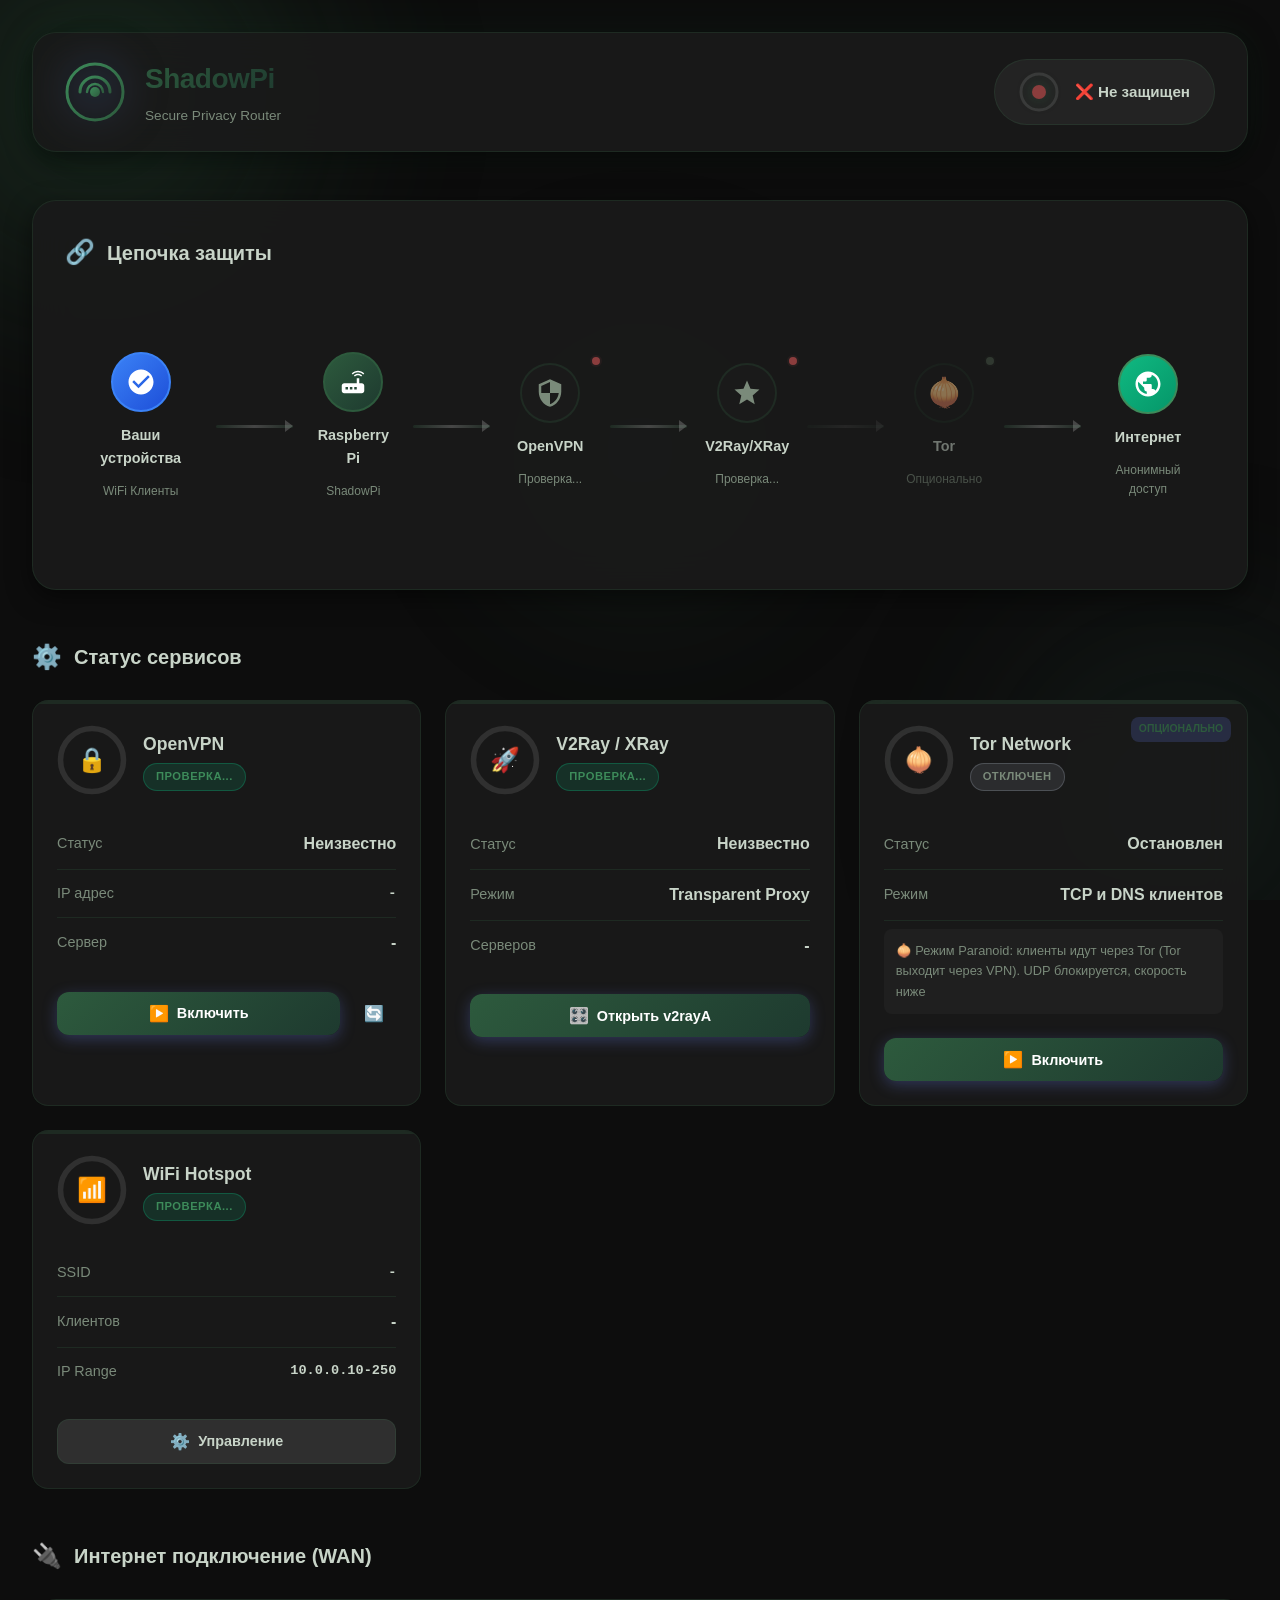
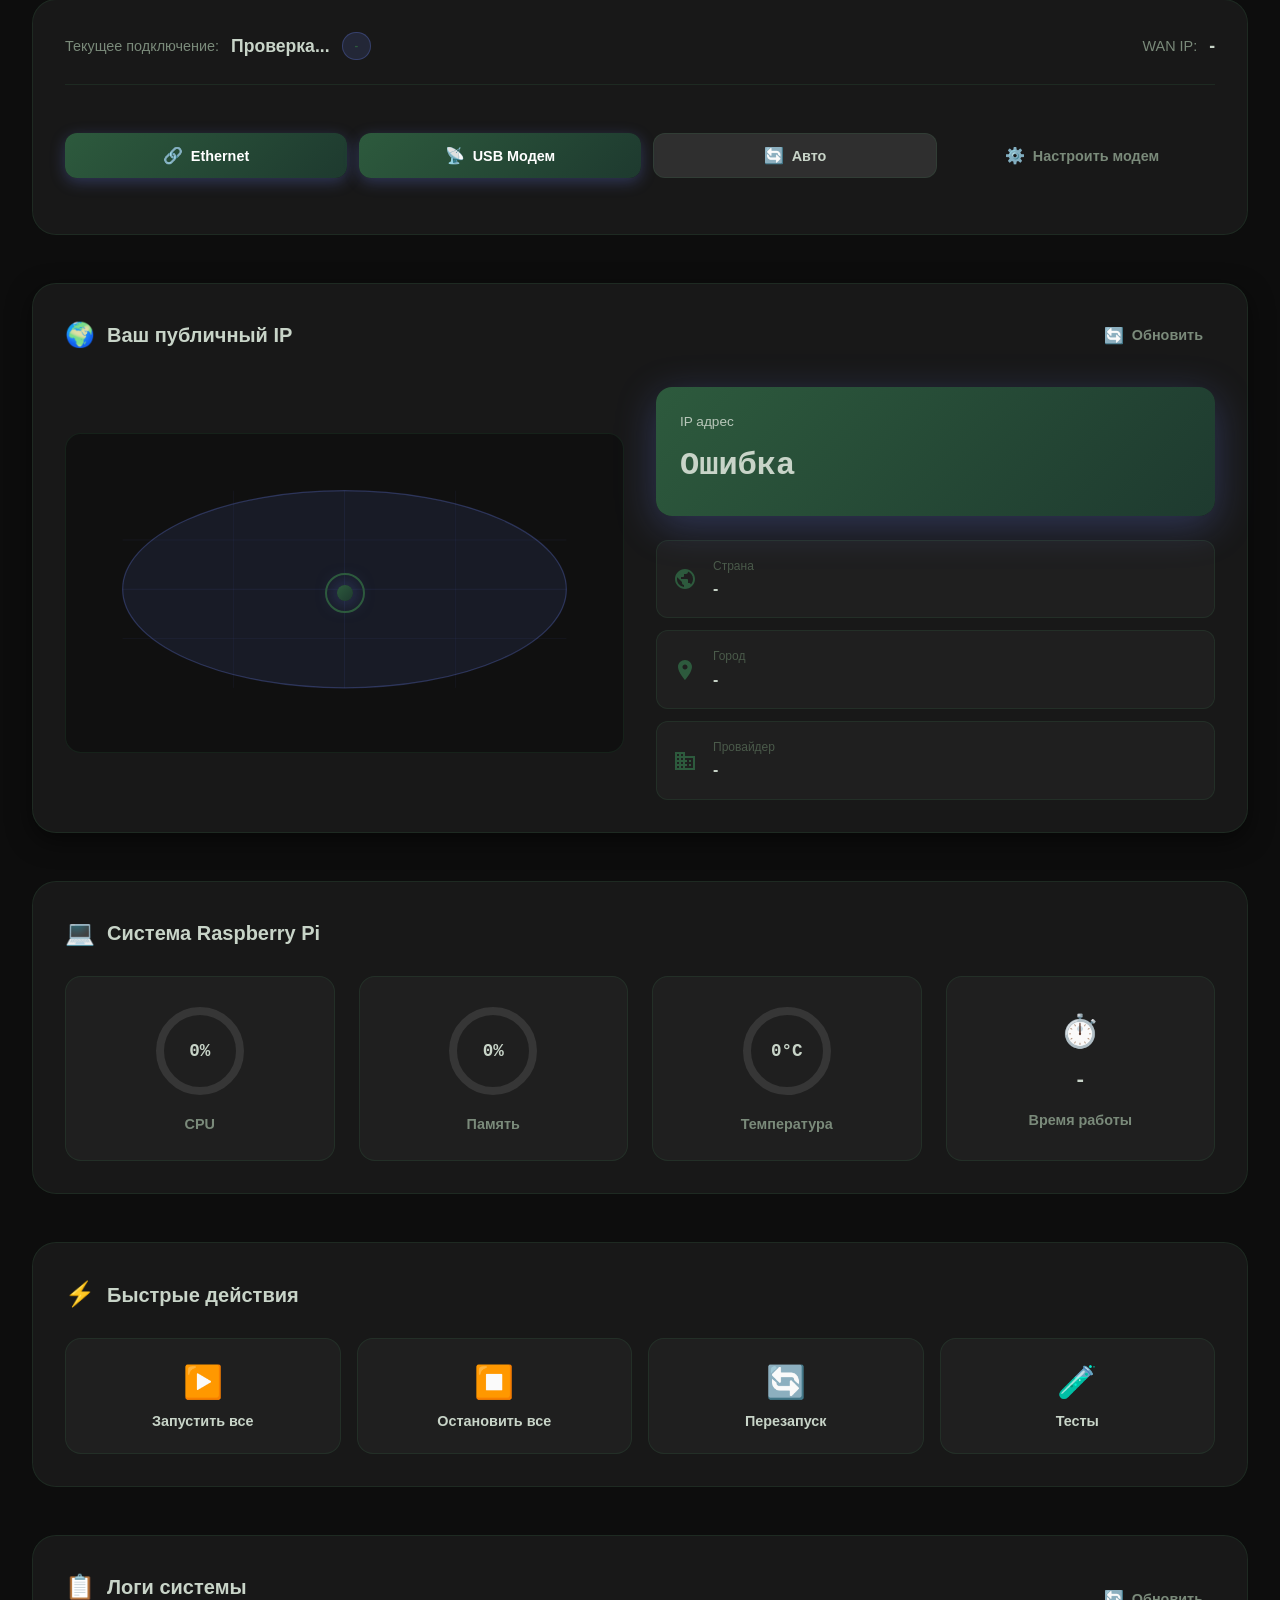
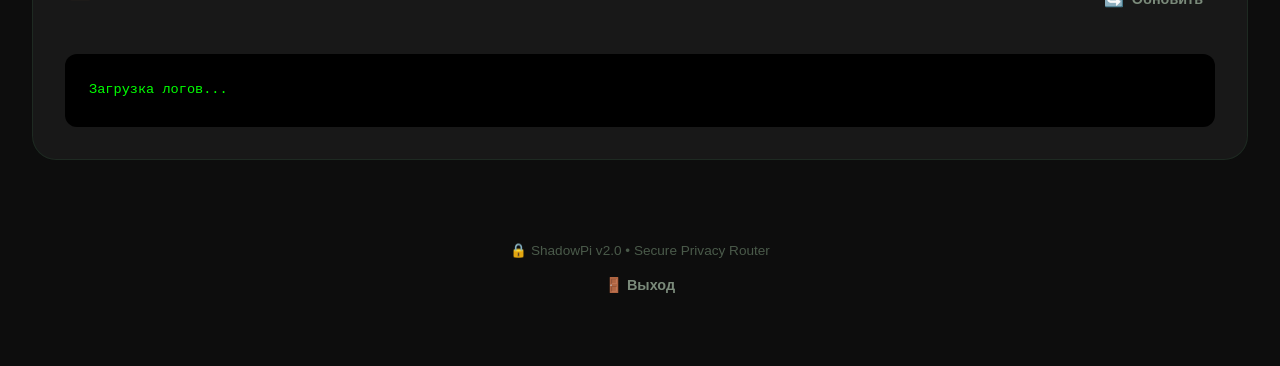
<file: web-ui/index.html>
<!DOCTYPE html>
<html lang="ru">

<head>
    <meta charset="UTF-8">
    <meta name="viewport" content="width=device-width, initial-scale=1.0">
    <title>ShadowPi Control Panel</title>
    <meta name="description" content="ShadowPi - Панель управления защищённым роутером на Raspberry Pi">
    <!-- No external resources - full privacy -->
    <link rel="stylesheet" href="style.css">
</head>

<body>
    <!-- Animated Background -->
    <div class="bg-animation">
        <div class="floating-orb orb-1"></div>
        <div class="floating-orb orb-2"></div>
        <div class="floating-orb orb-3"></div>
    </div>

    <div class="container">
        <header>
            <div class="logo">
                <div class="logo-icon">
                    <svg viewBox="0 0 60 60" fill="none">
                        <circle cx="30" cy="30" r="28" stroke="url(#logoGrad)" stroke-width="3" />
                        <path d="M15 30C15 21.7157 21.7157 15 30 15C38.2843 15 45 21.7157 45 30" stroke="url(#logoGrad)"
                            stroke-width="3" stroke-linecap="round" />
                        <path d="M22 30C22 25.5817 25.5817 22 30 22C34.4183 22 38 25.5817 38 30" stroke="url(#logoGrad)"
                            stroke-width="2.5" stroke-linecap="round" />
                        <circle cx="30" cy="30" r="5" fill="url(#logoGrad)" />
                        <defs>
                            <linearGradient id="logoGrad" x1="0%" y1="0%" x2="100%" y2="100%">
                                <stop offset="0%" style="stop-color:#3d8b5a" />
                                <stop offset="100%" style="stop-color:#2d5a3d" />
                            </linearGradient>
                        </defs>
                    </svg>
                </div>
                <div class="logo-text">
                    <h1>ShadowPi</h1>
                    <span class="logo-subtitle">Secure Privacy Router</span>
                </div>
            </div>
            <div class="header-status">
                <div class="status-badge" id="mainStatus">
                    <div class="status-ring">
                        <svg viewBox="0 0 40 40">
                            <circle cx="20" cy="20" r="18" class="status-ring-bg" />
                            <circle cx="20" cy="20" r="18" class="status-ring-progress" id="statusRing" />
                        </svg>
                        <span class="status-dot"></span>
                    </div>
                    <span id="statusText">Проверка...</span>
                </div>
            </div>
        </header>

        <!-- Proxy Chain Visualization -->
        <section class="proxy-chain-section">
            <h2 class="section-title">
                <span class="section-icon">🔗</span>
                Цепочка защиты
            </h2>
            <div class="proxy-chain">
                <div class="chain-node client-node" id="chainClient">
                    <div class="node-icon">
                        <svg viewBox="0 0 24 24" fill="currentColor">
                            <path
                                d="M12 2C6.48 2 2 6.48 2 12s4.48 10 10 10 10-4.48 10-10S17.52 2 12 2zm-2 15l-5-5 1.41-1.41L10 14.17l7.59-7.59L19 8l-9 9z" />
                        </svg>
                    </div>
                    <span class="node-label">Ваши устройства</span>
                    <span class="node-detail">WiFi Клиенты</span>
                </div>

                <div class="chain-arrow active" id="arrowWifi">
                    <div class="arrow-line"></div>
                    <div class="arrow-packets">
                        <span class="packet"></span>
                        <span class="packet"></span>
                        <span class="packet"></span>
                    </div>
                </div>

                <div class="chain-node router-node" id="chainRouter">
                    <div class="node-icon">
                        <svg viewBox="0 0 24 24" fill="currentColor">
                            <path
                                d="M20.2 5.9l.8-.8C19.6 3.7 17.8 3 16 3s-3.6.7-5 2.1l.8.8C13 4.8 14.5 4.2 16 4.2s3 .6 4.2 1.7zm-.9.8c-.9-.9-2.1-1.4-3.3-1.4s-2.4.5-3.3 1.4l.8.8c.7-.7 1.6-1 2.5-1 .9 0 1.8.3 2.5 1l.8-.8zM19 13h-2V9h-2v4H5c-1.1 0-2 .9-2 2v4c0 1.1.9 2 2 2h14c1.1 0 2-.9 2-2v-4c0-1.1-.9-2-2-2zM8 18H6v-2h2v2zm3.5 0h-2v-2h2v2zm3.5 0h-2v-2h2v2z" />
                        </svg>
                    </div>
                    <span class="node-label">Raspberry Pi</span>
                    <span class="node-detail">ShadowPi</span>
                </div>

                <div class="chain-arrow" id="arrowVpn">
                    <div class="arrow-line"></div>
                    <div class="arrow-packets">
                        <span class="packet"></span>
                        <span class="packet"></span>
                        <span class="packet"></span>
                    </div>
                </div>

                <div class="chain-node vpn-node" id="chainVpn">
                    <div class="node-status"></div>
                    <div class="node-icon">
                        <svg viewBox="0 0 24 24" fill="currentColor">
                            <path
                                d="M12 1L3 5v6c0 5.55 3.84 10.74 9 12 5.16-1.26 9-6.45 9-12V5l-9-4zm0 10.99h7c-.53 4.12-3.28 7.79-7 8.94V12H5V6.3l7-3.11v8.8z" />
                        </svg>
                    </div>
                    <span class="node-label">OpenVPN</span>
                    <span class="node-detail" id="vpnChainStatus">Проверка...</span>
                </div>

                <div class="chain-arrow" id="arrowV2ray">
                    <div class="arrow-line"></div>
                    <div class="arrow-packets">
                        <span class="packet"></span>
                        <span class="packet"></span>
                        <span class="packet"></span>
                    </div>
                </div>

                <div class="chain-node v2ray-node" id="chainV2ray">
                    <div class="node-status"></div>
                    <div class="node-icon">
                        <svg viewBox="0 0 24 24" fill="currentColor">
                            <path
                                d="M12 17.27L18.18 21l-1.64-7.03L22 9.24l-7.19-.61L12 2 9.19 8.63 2 9.24l5.46 4.73L5.82 21z" />
                        </svg>
                    </div>
                    <span class="node-label">V2Ray/XRay</span>
                    <span class="node-detail" id="v2rayChainStatus">Проверка...</span>
                </div>

                <div class="chain-arrow optional" id="arrowTor">
                    <div class="arrow-line"></div>
                    <div class="arrow-packets">
                        <span class="packet"></span>
                        <span class="packet"></span>
                        <span class="packet"></span>
                    </div>
                </div>

                <div class="chain-node tor-node optional" id="chainTor">
                    <div class="node-status"></div>
                    <div class="node-icon">🧅</div>
                    <span class="node-label">Tor</span>
                    <span class="node-detail" id="torChainStatus">Опционально</span>
                </div>

                <div class="chain-arrow" id="arrowInternet">
                    <div class="arrow-line"></div>
                    <div class="arrow-packets">
                        <span class="packet"></span>
                        <span class="packet"></span>
                        <span class="packet"></span>
                    </div>
                </div>

                <div class="chain-node internet-node">
                    <div class="node-icon">
                        <svg viewBox="0 0 24 24" fill="currentColor">
                            <path
                                d="M12 2C6.48 2 2 6.48 2 12s4.48 10 10 10 10-4.48 10-10S17.52 2 12 2zm-1 17.93c-3.95-.49-7-3.85-7-7.93 0-.62.08-1.21.21-1.79L9 15v1c0 1.1.9 2 2 2v1.93zm6.9-2.54c-.26-.81-1-1.39-1.9-1.39h-1v-3c0-.55-.45-1-1-1H8v-2h2c.55 0 1-.45 1-1V7h2c1.1 0 2-.9 2-2v-.41c2.93 1.19 5 4.06 5 7.41 0 2.08-.8 3.97-2.1 5.39z" />
                        </svg>
                    </div>
                    <span class="node-label">Интернет</span>
                    <span class="node-detail" id="internetStatus">Анонимный доступ</span>
                </div>
            </div>
        </section>

        <!-- Services Status Grid -->
        <section class="services-section">
            <h2 class="section-title">
                <span class="section-icon">⚙️</span>
                Статус сервисов
            </h2>
            <div class="services-grid">
                <!-- VPN Service Card -->
                <div class="service-card vpn-service" id="vpnCard">
                    <div class="service-header">
                        <div class="service-gauge">
                            <svg viewBox="0 0 100 100" class="gauge-svg">
                                <circle cx="50" cy="50" r="45" class="gauge-bg" />
                                <circle cx="50" cy="50" r="45" class="gauge-progress vpn-gauge" id="vpnGauge" />
                            </svg>
                            <div class="gauge-icon">🔒</div>
                        </div>
                        <div class="service-info">
                            <h3>OpenVPN</h3>
                            <span class="service-badge" id="vpnBadge">Проверка...</span>
                        </div>
                    </div>
                    <div class="service-details">
                        <div class="detail-row">
                            <span class="detail-label">Статус</span>
                            <span class="detail-value" id="vpnStatus">Неизвестно</span>
                        </div>
                        <div class="detail-row">
                            <span class="detail-label">IP адрес</span>
                            <span class="detail-value mono" id="vpnIP">-</span>
                        </div>
                        <div class="detail-row">
                            <span class="detail-label">Сервер</span>
                            <span class="detail-value" id="vpnServer">-</span>
                        </div>
                    </div>
                    <div class="service-actions">
                        <button class="btn btn-primary" onclick="toggleVPN()" id="vpnToggleBtn">
                            <span class="btn-icon">▶️</span>
                            <span id="vpnButtonText">Включить</span>
                        </button>
                        <button class="btn btn-ghost" onclick="restartVPN()">
                            <span class="btn-icon">🔄</span>
                        </button>
                    </div>
                </div>

                <!-- V2Ray Service Card -->
                <div class="service-card v2ray-service" id="v2rayCard">
                    <div class="service-header">
                        <div class="service-gauge">
                            <svg viewBox="0 0 100 100" class="gauge-svg">
                                <circle cx="50" cy="50" r="45" class="gauge-bg" />
                                <circle cx="50" cy="50" r="45" class="gauge-progress v2ray-gauge" id="v2rayGauge" />
                            </svg>
                            <div class="gauge-icon">🚀</div>
                        </div>
                        <div class="service-info">
                            <h3>V2Ray / XRay</h3>
                            <span class="service-badge" id="v2rayBadge">Проверка...</span>
                        </div>
                    </div>
                    <div class="service-details">
                        <div class="detail-row">
                            <span class="detail-label">Статус</span>
                            <span class="detail-value" id="v2rayStatus">Неизвестно</span>
                        </div>
                        <div class="detail-row">
                            <span class="detail-label">Режим</span>
                            <span class="detail-value" id="v2rayMode">Transparent Proxy</span>
                        </div>
                        <div class="detail-row">
                            <span class="detail-label">Серверов</span>
                            <span class="detail-value" id="v2rayServers">-</span>
                        </div>
                    </div>
                    <div class="service-actions">
                        <button class="btn btn-primary" onclick="openV2rayUI()">
                            <span class="btn-icon">🎛️</span>
                            <span>Открыть v2rayA</span>
                        </button>
                    </div>
                </div>

                <!-- Tor Service Card -->
                <div class="service-card tor-service" id="torCard">
                    <div class="service-header">
                        <div class="service-gauge">
                            <svg viewBox="0 0 100 100" class="gauge-svg">
                                <circle cx="50" cy="50" r="45" class="gauge-bg" />
                                <circle cx="50" cy="50" r="45" class="gauge-progress tor-gauge" id="torGauge" />
                            </svg>
                            <div class="gauge-icon">🧅</div>
                        </div>
                        <div class="service-info">
                            <h3>Tor Network</h3>
                            <span class="service-badge secondary" id="torBadge">Отключен</span>
                        </div>
                        <span class="optional-badge">Опционально</span>
                    </div>
                    <div class="service-details">
                        <div class="detail-row">
                            <span class="detail-label">Статус</span>
                            <span class="detail-value" id="torStatus">Остановлен</span>
                        </div>
                        <div class="detail-row">
                            <span class="detail-label">Режим</span>
                            <span class="detail-value">TCP и DNS клиентов</span>
                        </div>
                        <p class="service-note" id="torNote">🧅 Режим Paranoid: клиенты идут через Tor (Tor выходит через VPN). UDP блокируется, скорость ниже</p>
                    </div>
                    <div class="service-actions">
                        <button class="btn btn-primary" onclick="toggleTor()" id="torToggleBtn">
                            <span class="btn-icon">▶️</span>
                            <span id="torButtonText">Включить</span>
                        </button>
                    </div>
                </div>

                <!-- WiFi Hotspot Card -->
                <div class="service-card wifi-service" id="wifiCard">
                    <div class="service-header">
                        <div class="service-gauge">
                            <svg viewBox="0 0 100 100" class="gauge-svg">
                                <circle cx="50" cy="50" r="45" class="gauge-bg" />
                                <circle cx="50" cy="50" r="45" class="gauge-progress wifi-gauge" id="wifiGauge" />
                            </svg>
                            <div class="gauge-icon">📶</div>
                        </div>
                        <div class="service-info">
                            <h3>WiFi Hotspot</h3>
                            <span class="service-badge" id="wifiBadge">Проверка...</span>
                        </div>
                    </div>
                    <div class="service-details">
                        <div class="detail-row">
                            <span class="detail-label">SSID</span>
                            <span class="detail-value mono" id="wifiSSID">-</span>
                        </div>
                        <div class="detail-row">
                            <span class="detail-label">Клиентов</span>
                            <span class="detail-value" id="wifiClients">-</span>
                        </div>
                        <div class="detail-row">
                            <span class="detail-label">IP Range</span>
                            <span class="detail-value mono">10.0.0.10-250</span>
                        </div>
                    </div>
                    <div class="service-actions">
                        <button class="btn btn-secondary" onclick="toggleWiFi()" id="wifiToggleBtn">
                            <span class="btn-icon">⚙️</span>
                            <span id="wifiButtonText">Управление</span>
                        </button>
                    </div>
                </div>
            </div>
        </section>

        <!-- WAN Management Section -->
        <section class="wan-section">
            <h2 class="section-title">
                <span class="section-icon">🔌</span>
                Интернет подключение (WAN)
            </h2>
            <div class="wan-card">
                <div class="wan-status">
                    <div class="wan-current">
                        <span class="wan-label">Текущее подключение:</span>
                        <span class="wan-value" id="wanCurrent">Проверка...</span>
                        <span class="wan-type-badge" id="wanTypeBadge">-</span>
                    </div>
                    <div class="wan-ip">
                        <span class="wan-label">WAN IP:</span>
                        <span class="wan-value mono" id="wanIP">-</span>
                    </div>
                </div>

                <div class="wan-interfaces" id="wanInterfaces">
                    <!-- Заполняется динамически через JS -->
                </div>

                <div class="wan-actions">
                    <button class="btn btn-primary" onclick="switchWAN('ethernet')">
                        <span class="btn-icon">🔗</span>
                        Ethernet
                    </button>
                    <button class="btn btn-primary" onclick="switchWAN('modem')">
                        <span class="btn-icon">📡</span>
                        USB Модем
                    </button>
                    <button class="btn btn-secondary" onclick="switchWAN('auto')">
                        <span class="btn-icon">🔄</span>
                        Авто
                    </button>
                    <button class="btn btn-ghost" onclick="setupModem()">
                        <span class="btn-icon">⚙️</span>
                        Настроить модем
                    </button>
                </div>

                <div class="modem-info" id="modemInfo" style="display: none;">
                    <div class="modem-header">
                        <span class="modem-icon">📱</span>
                        <span class="modem-name" id="modemName">USB Модем</span>
                        <span class="modem-signal" id="modemSignal">-</span>
                    </div>
                    <div class="modem-details">
                        <div class="modem-detail">
                            <span>Оператор:</span>
                            <strong id="modemOperator">-</strong>
                        </div>
                        <div class="modem-detail">
                            <span>Статус:</span>
                            <strong id="modemState">-</strong>
                        </div>
                    </div>
                </div>
            </div>
        </section>

        <!-- World Map & IP Section -->
        <section class="ip-section">
            <div class="ip-card">
                <div class="ip-header">
                    <h2>
                        <span class="section-icon">🌍</span>
                        Ваш публичный IP
                    </h2>
                    <button class="btn btn-ghost" onclick="checkIP()">
                        <span class="btn-icon">🔄</span>
                        Обновить
                    </button>
                </div>
                <div class="ip-content">
                    <div class="ip-world-map">
                        <div class="world-map-bg">
                            <!-- Simple stylized world map -->
                            <svg viewBox="0 0 400 200" class="map-svg">
                                <!-- Continents simplified -->
                                <ellipse cx="200" cy="100" rx="180" ry="80" fill="rgba(102,126,234,0.1)"
                                    stroke="rgba(102,126,234,0.3)" stroke-width="1" />
                                <!-- Grid lines -->
                                <line x1="20" y1="100" x2="380" y2="100" stroke="rgba(102,126,234,0.15)"
                                    stroke-width="0.5" />
                                <line x1="200" y1="20" x2="200" y2="180" stroke="rgba(102,126,234,0.15)"
                                    stroke-width="0.5" />
                                <line x1="110" y1="20" x2="110" y2="180" stroke="rgba(102,126,234,0.1)"
                                    stroke-width="0.5" />
                                <line x1="290" y1="20" x2="290" y2="180" stroke="rgba(102,126,234,0.1)"
                                    stroke-width="0.5" />
                                <line x1="20" y1="60" x2="380" y2="60" stroke="rgba(102,126,234,0.1)"
                                    stroke-width="0.5" />
                                <line x1="20" y1="140" x2="380" y2="140" stroke="rgba(102,126,234,0.1)"
                                    stroke-width="0.5" />
                            </svg>
                            <div class="location-marker" id="locationMarker">
                                <div class="marker-ping"></div>
                                <div class="marker-dot"></div>
                            </div>
                        </div>
                    </div>
                    <div class="ip-info">
                        <div class="ip-main-display">
                            <span class="ip-label">IP адрес</span>
                            <span class="ip-value" id="publicIP">Проверка...</span>
                        </div>
                        <div class="ip-details-grid">
                            <div class="ip-detail">
                                <svg viewBox="0 0 24 24" fill="currentColor" class="detail-icon">
                                    <path
                                        d="M12 2C6.48 2 2 6.48 2 12s4.48 10 10 10 10-4.48 10-10S17.52 2 12 2zm-1 17.93c-3.95-.49-7-3.85-7-7.93 0-.62.08-1.21.21-1.79L9 15v1c0 1.1.9 2 2 2v1.93zm6.9-2.54c-.26-.81-1-1.39-1.9-1.39h-1v-3c0-.55-.45-1-1-1H8v-2h2c.55 0 1-.45 1-1V7h2c1.1 0 2-.9 2-2v-.41c2.93 1.19 5 4.06 5 7.41 0 2.08-.8 3.97-2.1 5.39z" />
                                </svg>
                                <div class="detail-content">
                                    <span class="detail-label">Страна</span>
                                    <span class="detail-value" id="ipCountry">-</span>
                                </div>
                            </div>
                            <div class="ip-detail">
                                <svg viewBox="0 0 24 24" fill="currentColor" class="detail-icon">
                                    <path
                                        d="M12 2C8.13 2 5 5.13 5 9c0 5.25 7 13 7 13s7-7.75 7-13c0-3.87-3.13-7-7-7zm0 9.5c-1.38 0-2.5-1.12-2.5-2.5s1.12-2.5 2.5-2.5 2.5 1.12 2.5 2.5-1.12 2.5-2.5 2.5z" />
                                </svg>
                                <div class="detail-content">
                                    <span class="detail-label">Город</span>
                                    <span class="detail-value" id="ipCity">-</span>
                                </div>
                            </div>
                            <div class="ip-detail">
                                <svg viewBox="0 0 24 24" fill="currentColor" class="detail-icon">
                                    <path
                                        d="M12 7V3H2v18h20V7H12zM6 19H4v-2h2v2zm0-4H4v-2h2v2zm0-4H4V9h2v2zm0-4H4V5h2v2zm4 12H8v-2h2v2zm0-4H8v-2h2v2zm0-4H8V9h2v2zm0-4H8V5h2v2zm10 12h-8v-2h2v-2h-2v-2h2v-2h-2V9h8v10zm-2-8h-2v2h2v-2zm0 4h-2v2h2v-2z" />
                                </svg>
                                <div class="detail-content">
                                    <span class="detail-label">Провайдер</span>
                                    <span class="detail-value" id="ipOrg">-</span>
                                </div>
                            </div>
                        </div>
                    </div>
                </div>
            </div>
        </section>

        <!-- System Stats Section -->
        <section class="system-section">
            <div class="system-card">
                <h2 class="section-title">
                    <span class="section-icon">💻</span>
                    Система Raspberry Pi
                </h2>
                <div class="system-stats-grid">
                    <div class="stat-card">
                        <div class="stat-ring">
                            <svg viewBox="0 0 100 100">
                                <circle cx="50" cy="50" r="40" class="stat-ring-bg" />
                                <circle cx="50" cy="50" r="40" class="stat-ring-progress cpu-ring" id="cpuRing" />
                            </svg>
                            <div class="stat-ring-value" id="cpuValue">0%</div>
                        </div>
                        <span class="stat-label">CPU</span>
                    </div>
                    <div class="stat-card">
                        <div class="stat-ring">
                            <svg viewBox="0 0 100 100">
                                <circle cx="50" cy="50" r="40" class="stat-ring-bg" />
                                <circle cx="50" cy="50" r="40" class="stat-ring-progress mem-ring" id="memRing" />
                            </svg>
                            <div class="stat-ring-value" id="memValue">0%</div>
                        </div>
                        <span class="stat-label">Память</span>
                    </div>
                    <div class="stat-card">
                        <div class="stat-ring">
                            <svg viewBox="0 0 100 100">
                                <circle cx="50" cy="50" r="40" class="stat-ring-bg" />
                                <circle cx="50" cy="50" r="40" class="stat-ring-progress temp-ring" id="tempRing" />
                            </svg>
                            <div class="stat-ring-value" id="tempValue">0°C</div>
                        </div>
                        <span class="stat-label">Температура</span>
                    </div>
                    <div class="stat-card uptime-card">
                        <div class="uptime-display">
                            <span class="uptime-icon">⏱️</span>
                            <span class="uptime-value" id="uptimeValue">-</span>
                        </div>
                        <span class="stat-label">Время работы</span>
                    </div>
                </div>
            </div>
        </section>

        <!-- Quick Actions Section -->
        <section class="actions-section">
            <div class="actions-card">
                <h2 class="section-title">
                    <span class="section-icon">⚡</span>
                    Быстрые действия
                </h2>
                <div class="actions-grid">
                    <button class="action-btn action-start" onclick="startAll()">
                        <div class="action-icon">▶️</div>
                        <span class="action-label">Запустить все</span>
                    </button>
                    <button class="action-btn action-stop" onclick="stopAll()">
                        <div class="action-icon">⏹️</div>
                        <span class="action-label">Остановить все</span>
                    </button>
                    <button class="action-btn action-restart" onclick="restartAll()">
                        <div class="action-icon">🔄</div>
                        <span class="action-label">Перезапуск</span>
                    </button>
                    <button class="action-btn action-test" onclick="runTests()">
                        <div class="action-icon">🧪</div>
                        <span class="action-label">Тесты</span>
                    </button>
                </div>
            </div>
        </section>

        <!-- Logs Section -->
        <section class="logs-section">
            <div class="logs-card">
                <div class="logs-header">
                    <h2 class="section-title">
                        <span class="section-icon">📋</span>
                        Логи системы
                    </h2>
                    <button class="btn btn-ghost" onclick="refreshLogs()">
                        <span class="btn-icon">🔄</span>
                        Обновить
                    </button>
                </div>
                <div class="logs-container" id="logs">
                    <pre>Загрузка логов...</pre>
                </div>
            </div>
        </section>

        <footer>
            <p>🔒 ShadowPi v2.0 • Secure Privacy Router</p>
            <button class="btn btn-ghost" onclick="logout()" style="margin-top: 0.5rem;">🚪 Выход</button>
        </footer>
    </div>

    <!-- Toast Notifications Container -->
    <div class="toast-container" id="toastContainer"></div>

    <script src="app.js"></script>
</body>

</html>
</file>
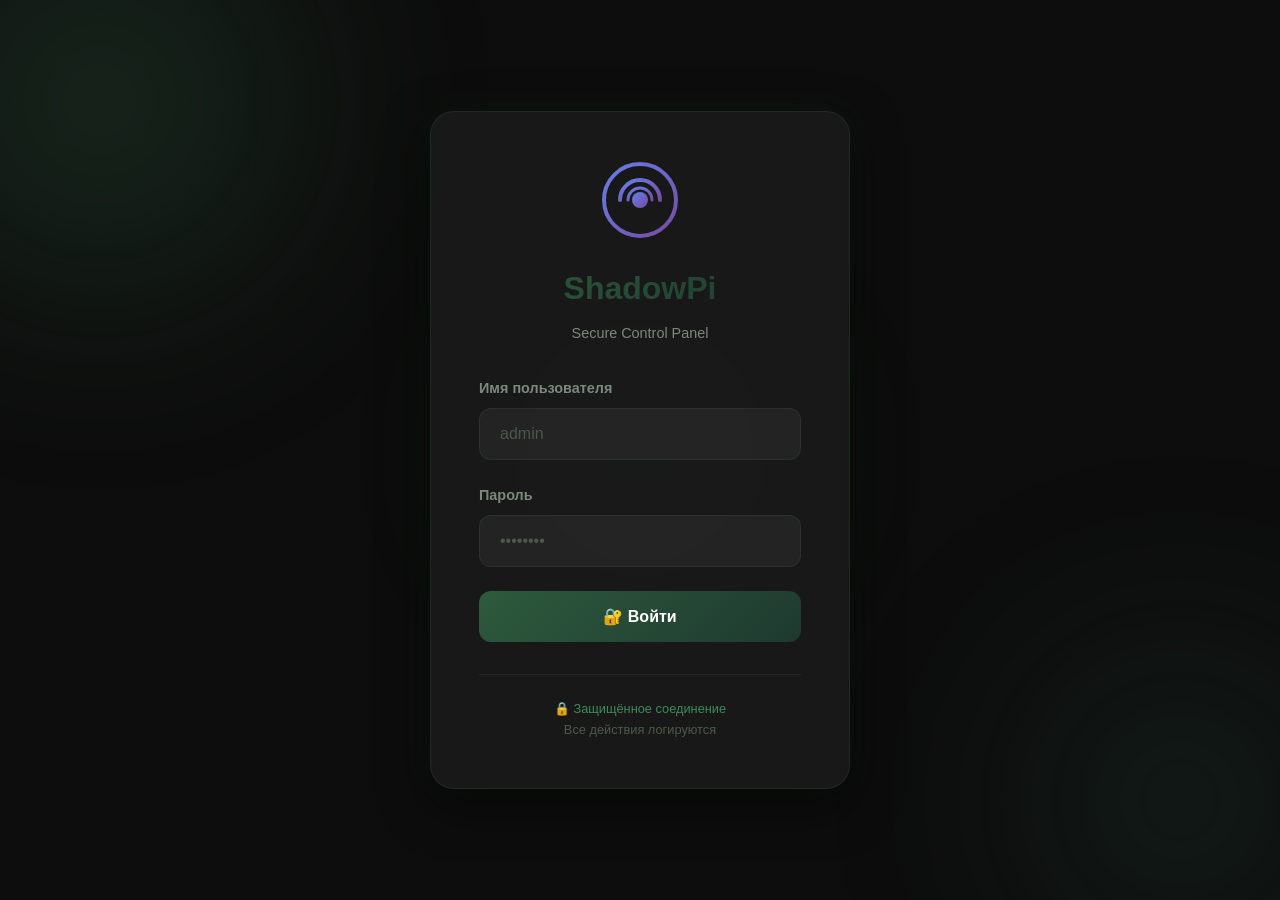
<file: web-ui/login.html>
<!DOCTYPE html>
<html lang="ru">

<head>
    <meta charset="UTF-8">
    <meta name="viewport" content="width=device-width, initial-scale=1.0">
    <title>ShadowPi - Вход</title>
    <meta name="description" content="ShadowPi Control Panel - Secure Login">
    <link rel="stylesheet" href="style.css">
    <style>
        .login-container {
            min-height: 100vh;
            display: flex;
            align-items: center;
            justify-content: center;
            padding: 2rem;
        }

        .login-card {
            background: var(--bg-card);
            backdrop-filter: blur(20px);
            border-radius: var(--radius-xl);
            border: 1px solid var(--border-color);
            padding: 3rem;
            width: 100%;
            max-width: 420px;
            box-shadow: var(--shadow-lg), var(--shadow-glow);
        }

        .login-logo {
            text-align: center;
            margin-bottom: 2rem;
        }

        .login-logo svg {
            width: 80px;
            height: 80px;
            margin-bottom: 1rem;
        }

        .login-logo h1 {
            font-size: 2rem;
            font-weight: 800;
            background: var(--accent-gradient);
            -webkit-background-clip: text;
            -webkit-text-fill-color: transparent;
            background-clip: text;
        }

        .login-logo p {
            color: var(--text-secondary);
            font-size: 0.9rem;
            margin-top: 0.5rem;
        }

        .form-group {
            margin-bottom: 1.5rem;
        }

        .form-label {
            display: block;
            margin-bottom: 0.5rem;
            font-weight: 600;
            color: var(--text-secondary);
            font-size: 0.9rem;
        }

        .form-input {
            width: 100%;
            padding: 1rem 1.25rem;
            background: rgba(255, 255, 255, 0.05);
            border: 1px solid var(--border-color);
            border-radius: var(--radius-md);
            color: var(--text-primary);
            font-size: 1rem;
            transition: all 0.3s ease;
        }

        .form-input:focus {
            outline: none;
            border-color: var(--accent-primary);
            box-shadow: 0 0 0 3px rgba(102, 126, 234, 0.2);
        }

        .form-input::placeholder {
            color: var(--text-muted);
        }

        .login-btn {
            width: 100%;
            padding: 1rem;
            background: var(--accent-gradient);
            border: none;
            border-radius: var(--radius-md);
            color: white;
            font-size: 1rem;
            font-weight: 700;
            cursor: pointer;
            transition: all 0.3s ease;
        }

        .login-btn:hover {
            transform: translateY(-2px);
            box-shadow: 0 8px 25px rgba(102, 126, 234, 0.4);
        }

        .login-btn:disabled {
            opacity: 0.6;
            cursor: not-allowed;
            transform: none;
        }

        .error-message {
            background: rgba(239, 68, 68, 0.1);
            border: 1px solid rgba(239, 68, 68, 0.3);
            color: var(--danger);
            padding: 1rem;
            border-radius: var(--radius-md);
            margin-bottom: 1.5rem;
            display: none;
            text-align: center;
            font-size: 0.9rem;
        }

        .error-message.show {
            display: block;
        }

        .security-note {
            text-align: center;
            margin-top: 2rem;
            padding-top: 1.5rem;
            border-top: 1px solid var(--border-color);
        }

        .security-note p {
            color: var(--text-muted);
            font-size: 0.8rem;
        }

        .security-note span {
            color: var(--success);
        }
    </style>
</head>

<body>
    <!-- Animated Background -->
    <div class="bg-animation">
        <div class="floating-orb orb-1"></div>
        <div class="floating-orb orb-2"></div>
        <div class="floating-orb orb-3"></div>
    </div>

    <div class="login-container">
        <div class="login-card">
            <div class="login-logo">
                <svg viewBox="0 0 80 80" fill="none">
                    <defs>
                        <linearGradient id="logoGrad" x1="0%" y1="0%" x2="100%" y2="100%">
                            <stop offset="0%" style="stop-color:#667eea" />
                            <stop offset="100%" style="stop-color:#764ba2" />
                        </linearGradient>
                    </defs>
                    <circle cx="40" cy="40" r="36" stroke="url(#logoGrad)" stroke-width="4" fill="none" />
                    <path d="M20 40C20 28.954 28.954 20 40 20C51.046 20 60 28.954 60 40" stroke="url(#logoGrad)"
                        stroke-width="4" stroke-linecap="round" fill="none" />
                    <path d="M28 40C28 33.373 33.373 28 40 28C46.627 28 52 33.373 52 40" stroke="url(#logoGrad)"
                        stroke-width="3" stroke-linecap="round" fill="none" />
                    <circle cx="40" cy="40" r="8" fill="url(#logoGrad)" />
                </svg>
                <h1>ShadowPi</h1>
                <p>Secure Control Panel</p>
            </div>

            <div class="error-message" id="errorMessage"></div>

            <form id="loginForm">
                <div class="form-group">
                    <label class="form-label" for="username">Имя пользователя</label>
                    <input type="text" id="username" name="username" class="form-input" placeholder="admin"
                        autocomplete="username" required>
                </div>

                <div class="form-group">
                    <label class="form-label" for="password">Пароль</label>
                    <input type="password" id="password" name="password" class="form-input" placeholder="••••••••"
                        autocomplete="current-password" required>
                </div>

                <button type="submit" class="login-btn" id="loginBtn">
                    🔐 Войти
                </button>
            </form>

            <div class="security-note">
                <p>🔒 <span>Защищённое соединение</span></p>
                <p>Все действия логируются</p>
            </div>
        </div>
    </div>

    <script>
        document.getElementById('loginForm').addEventListener('submit', async function (e) {
            e.preventDefault();

            const btn = document.getElementById('loginBtn');
            const errorEl = document.getElementById('errorMessage');
            const username = document.getElementById('username').value;
            const password = document.getElementById('password').value;

            btn.disabled = true;
            btn.textContent = '⏳ Проверка...';
            errorEl.classList.remove('show');

            try {
                const response = await fetch('auth.php', {
                    method: 'POST',
                    headers: {
                        'Content-Type': 'application/x-www-form-urlencoded',
                    },
                    body: `action=login&username=${encodeURIComponent(username)}&password=${encodeURIComponent(password)}`
                });

                const data = await response.json();

                if (data.success) {
                    btn.textContent = '✓ Успешно!';
                    window.location.href = data.redirect || 'index.html';
                } else {
                    errorEl.textContent = data.message || 'Ошибка входа';
                    errorEl.classList.add('show');
                    btn.disabled = false;
                    btn.textContent = '🔐 Войти';
                }
            } catch (error) {
                errorEl.textContent = 'Ошибка соединения';
                errorEl.classList.add('show');
                btn.disabled = false;
                btn.textContent = '🔐 Войти';
            }
        });

        // Check if already authenticated
        fetch('auth.php?action=check')
            .then(r => r.json())
            .then(data => {
                if (data.authenticated) {
                    window.location.href = 'index.html';
                }
            });
    </script>
</body>

</html>
</file>
<file: web-ui/style.css>
/* ShadowPi Control Panel - Enhanced Styles v2.0 */

:root {
    /* Color Palette - Matrix Dark Theme */
    --bg-primary: #0d0d0d;
    --bg-secondary: #1a1a1a;
    --bg-card: rgba(26, 26, 26, 0.9);
    --bg-card-hover: rgba(40, 40, 40, 0.95);

    /* Accent Colors - Muted Matrix Green */
    --accent-primary: #2d5a3d;
    --accent-secondary: #1e3a2f;
    --accent-gradient: linear-gradient(135deg, #2d5a3d 0%, #1e3a2f 100%);

    /* Status Colors */
    --success: #3d8b5a;
    --success-glow: rgba(61, 139, 90, 0.35);
    --warning: #8b7a3d;
    --warning-glow: rgba(139, 122, 61, 0.35);
    --danger: #8b3d3d;
    --danger-glow: rgba(139, 61, 61, 0.35);
    --info: #3d6b8b;

    /* Text Colors */
    --text-primary: #c8d4c8;
    --text-secondary: #7a8a7a;
    --text-muted: #4a5a4a;

    /* Borders */
    --border-color: rgba(61, 139, 90, 0.15);
    --border-glow: rgba(61, 139, 90, 0.25);

    /* Sizing */
    --radius-sm: 8px;
    --radius-md: 12px;
    --radius-lg: 16px;
    --radius-xl: 24px;

    /* Shadows */
    --shadow-sm: 0 2px 8px rgba(0, 0, 0, 0.4);
    --shadow-md: 0 8px 24px rgba(0, 0, 0, 0.5);
    --shadow-lg: 0 16px 48px rgba(0, 0, 0, 0.6);
    --shadow-glow: 0 0 40px rgba(61, 139, 90, 0.1);
}

/* Reset & Base */
*,
*::before,
*::after {
    margin: 0;
    padding: 0;
    box-sizing: border-box;
}

html {
    scroll-behavior: smooth;
}

body {
    font-family: -apple-system, BlinkMacSystemFont, 'Segoe UI', Roboto, 'Helvetica Neue', Arial, sans-serif;
    background: var(--bg-primary);
    color: var(--text-primary);
    min-height: 100vh;
    line-height: 1.6;
    overflow-x: hidden;
}

/* Animated Background */
.bg-animation {
    position: fixed;
    top: 0;
    left: 0;
    width: 100%;
    height: 100%;
    pointer-events: none;
    z-index: 0;
    overflow: hidden;
}

.floating-orb {
    position: absolute;
    border-radius: 50%;
    filter: blur(80px);
    opacity: 0.4;
    animation: float 20s infinite ease-in-out;
}

.orb-1 {
    width: 600px;
    height: 600px;
    background: radial-gradient(circle, var(--accent-primary) 0%, transparent 70%);
    top: -200px;
    left: -200px;
    animation-delay: 0s;
}

.orb-2 {
    width: 500px;
    height: 500px;
    background: radial-gradient(circle, var(--accent-secondary) 0%, transparent 70%);
    bottom: -150px;
    right: -150px;
    animation-delay: -7s;
}

.orb-3 {
    width: 400px;
    height: 400px;
    background: radial-gradient(circle, var(--success) 0%, transparent 70%);
    top: 50%;
    left: 50%;
    transform: translate(-50%, -50%);
    animation-delay: -14s;
    opacity: 0.2;
}

@keyframes float {

    0%,
    100% {
        transform: translate(0, 0) scale(1);
    }

    25% {
        transform: translate(50px, -30px) scale(1.05);
    }

    50% {
        transform: translate(-30px, 50px) scale(0.95);
    }

    75% {
        transform: translate(-50px, -20px) scale(1.02);
    }
}

/* Container */
.container {
    max-width: 1400px;
    margin: 0 auto;
    padding: 2rem;
    position: relative;
    z-index: 1;
}

/* Header */
header {
    display: flex;
    justify-content: space-between;
    align-items: center;
    margin-bottom: 3rem;
    padding: 1.5rem 2rem;
    background: var(--bg-card);
    backdrop-filter: blur(20px);
    border-radius: var(--radius-xl);
    border: 1px solid var(--border-color);
    box-shadow: var(--shadow-md), var(--shadow-glow);
}

.logo {
    display: flex;
    align-items: center;
    gap: 1.25rem;
}

.logo-icon {
    width: 60px;
    height: 60px;
    display: flex;
    align-items: center;
    justify-content: center;
    animation: pulse-glow 3s infinite ease-in-out;
}

.logo-icon svg {
    width: 100%;
    height: 100%;
    filter: drop-shadow(0 0 20px rgba(102, 126, 234, 0.5));
}

@keyframes pulse-glow {

    0%,
    100% {
        filter: drop-shadow(0 0 20px rgba(102, 126, 234, 0.5));
    }

    50% {
        filter: drop-shadow(0 0 30px rgba(102, 126, 234, 0.8));
    }
}

.logo-text h1 {
    font-size: 1.75rem;
    font-weight: 800;
    background: var(--accent-gradient);
    -webkit-background-clip: text;
    -webkit-text-fill-color: transparent;
    background-clip: text;
    letter-spacing: -0.5px;
}

.logo-subtitle {
    font-size: 0.85rem;
    color: var(--text-secondary);
    font-weight: 500;
}

/* Status Badge */
.header-status {
    display: flex;
    align-items: center;
}

.status-badge {
    display: flex;
    align-items: center;
    gap: 1rem;
    padding: 0.75rem 1.5rem;
    background: rgba(255, 255, 255, 0.05);
    border-radius: 50px;
    border: 1px solid var(--border-color);
}

.status-ring {
    position: relative;
    width: 40px;
    height: 40px;
}

.status-ring svg {
    width: 100%;
    height: 100%;
    transform: rotate(-90deg);
}

.status-ring-bg {
    fill: none;
    stroke: rgba(255, 255, 255, 0.1);
    stroke-width: 3;
}

.status-ring-progress {
    fill: none;
    stroke: var(--success);
    stroke-width: 3;
    stroke-linecap: round;
    stroke-dasharray: 113;
    stroke-dashoffset: 0;
    transition: stroke-dashoffset 0.5s ease, stroke 0.3s ease;
}

.status-dot {
    position: absolute;
    top: 50%;
    left: 50%;
    transform: translate(-50%, -50%);
    width: 14px;
    height: 14px;
    background: var(--success);
    border-radius: 50%;
    box-shadow: 0 0 15px var(--success-glow);
    animation: pulse 2s infinite;
}

@keyframes pulse {

    0%,
    100% {
        transform: translate(-50%, -50%) scale(1);
        opacity: 1;
    }

    50% {
        transform: translate(-50%, -50%) scale(1.1);
        opacity: 0.8;
    }
}

#statusText {
    font-weight: 600;
    font-size: 0.95rem;
}

/* Section Titles */
.section-title {
    display: flex;
    align-items: center;
    gap: 0.75rem;
    font-size: 1.25rem;
    font-weight: 700;
    margin-bottom: 1.5rem;
    color: var(--text-primary);
}

.section-icon {
    font-size: 1.5rem;
}

/* Proxy Chain Visualization */
.proxy-chain-section {
    margin-bottom: 3rem;
    padding: 2rem;
    background: var(--bg-card);
    backdrop-filter: blur(20px);
    border-radius: var(--radius-xl);
    border: 1px solid var(--border-color);
    box-shadow: var(--shadow-md);
    overflow-x: auto;
}

.proxy-chain {
    display: flex;
    align-items: center;
    justify-content: center;
    gap: 0;
    padding: 2rem 0;
    min-width: 900px;
}

.chain-node {
    display: flex;
    flex-direction: column;
    align-items: center;
    gap: 0.75rem;
    padding: 1.5rem 1rem;
    min-width: 120px;
    position: relative;
    transition: transform 0.3s ease;
}

.chain-node:hover {
    transform: translateY(-5px);
}

.chain-node .node-icon {
    width: 60px;
    height: 60px;
    display: flex;
    align-items: center;
    justify-content: center;
    border-radius: 50%;
    background: var(--bg-secondary);
    border: 2px solid var(--border-color);
    font-size: 1.75rem;
    transition: all 0.3s ease;
}

.chain-node .node-icon svg {
    width: 30px;
    height: 30px;
    fill: var(--text-secondary);
    transition: fill 0.3s ease;
}

.chain-node.active .node-icon {
    border-color: var(--success);
    box-shadow: 0 0 25px var(--success-glow);
}

.chain-node.active .node-icon svg {
    fill: var(--success);
}

.chain-node .node-status {
    position: absolute;
    top: 1rem;
    right: 0.5rem;
    width: 12px;
    height: 12px;
    border-radius: 50%;
    background: var(--text-muted);
    border: 2px solid var(--bg-card);
    transition: all 0.3s ease;
}

.chain-node.active .node-status {
    background: var(--success);
    box-shadow: 0 0 10px var(--success-glow);
}

.chain-node.inactive .node-status {
    background: var(--danger);
}

.chain-node .node-label {
    font-weight: 600;
    font-size: 0.9rem;
    color: var(--text-primary);
    text-align: center;
}

.chain-node .node-detail {
    font-size: 0.75rem;
    color: var(--text-secondary);
    text-align: center;
}

/* Specific node styles */
.client-node .node-icon {
    background: linear-gradient(135deg, #3b82f6 0%, #1d4ed8 100%);
    border-color: #3b82f6;
}

.client-node .node-icon svg {
    fill: white;
}

.router-node .node-icon {
    background: var(--accent-gradient);
    border-color: var(--accent-primary);
    animation: glow-pulse 2s infinite;
}

.router-node .node-icon svg {
    fill: white;
}

@keyframes glow-pulse {

    0%,
    100% {
        box-shadow: 0 0 20px rgba(102, 126, 234, 0.4);
    }

    50% {
        box-shadow: 0 0 35px rgba(102, 126, 234, 0.7);
    }
}

.internet-node .node-icon {
    background: linear-gradient(135deg, #10b981 0%, #059669 100%);
    border-color: var(--success);
}

.internet-node .node-icon svg {
    fill: white;
}

.chain-node.optional {
    opacity: 0.5;
    transition: opacity 0.3s ease;
}

.chain-node.optional.active {
    opacity: 1;
}

/* Chain Arrows */
.chain-arrow {
    display: flex;
    align-items: center;
    position: relative;
    width: 80px;
    height: 40px;
}

.chain-arrow .arrow-line {
    width: 100%;
    height: 3px;
    background: linear-gradient(90deg, var(--border-color) 0%, rgba(255, 255, 255, 0.2) 50%, var(--border-color) 100%);
    border-radius: 2px;
    position: relative;
}

.chain-arrow .arrow-line::after {
    content: '';
    position: absolute;
    right: -6px;
    top: 50%;
    transform: translateY(-50%);
    border: 6px solid transparent;
    border-left: 8px solid rgba(255, 255, 255, 0.2);
}

.chain-arrow.active .arrow-line {
    background: linear-gradient(90deg, var(--success) 0%, rgba(16, 185, 129, 0.5) 50%, var(--success) 100%);
}

.chain-arrow.active .arrow-line::after {
    border-left-color: var(--success);
}

.chain-arrow.optional {
    opacity: 0.3;
}

.chain-arrow.optional.active {
    opacity: 1;
}

/* Animated Packets */
.arrow-packets {
    position: absolute;
    width: 100%;
    height: 100%;
    top: 0;
    left: 0;
    overflow: hidden;
}

.chain-arrow.active .arrow-packets .packet {
    position: absolute;
    width: 8px;
    height: 8px;
    background: var(--success);
    border-radius: 50%;
    top: 50%;
    transform: translateY(-50%);
    animation: packet-flow 1.5s infinite linear;
    box-shadow: 0 0 10px var(--success-glow);
}

.chain-arrow.active .arrow-packets .packet:nth-child(1) {
    animation-delay: 0s;
}

.chain-arrow.active .arrow-packets .packet:nth-child(2) {
    animation-delay: 0.5s;
}

.chain-arrow.active .arrow-packets .packet:nth-child(3) {
    animation-delay: 1s;
}

@keyframes packet-flow {
    0% {
        left: -10px;
        opacity: 0;
    }

    10% {
        opacity: 1;
    }

    90% {
        opacity: 1;
    }

    100% {
        left: calc(100% + 10px);
        opacity: 0;
    }
}

/* Services Grid */
.services-section {
    margin-bottom: 3rem;
}

.services-grid {
    display: grid;
    grid-template-columns: repeat(auto-fit, minmax(300px, 1fr));
    gap: 1.5rem;
}

.service-card {
    background: var(--bg-card);
    backdrop-filter: blur(20px);
    border-radius: var(--radius-lg);
    border: 1px solid var(--border-color);
    padding: 1.5rem;
    transition: all 0.3s ease;
    position: relative;
    overflow: hidden;
}

.service-card::before {
    content: '';
    position: absolute;
    top: 0;
    left: 0;
    right: 0;
    height: 3px;
    background: var(--border-color);
    transition: background 0.3s ease;
}

.service-card.active::before {
    background: var(--success);
    box-shadow: 0 0 20px var(--success-glow);
}

.service-card:hover {
    transform: translateY(-4px);
    border-color: var(--border-glow);
    box-shadow: var(--shadow-lg), var(--shadow-glow);
}

.service-header {
    display: flex;
    align-items: center;
    gap: 1rem;
    margin-bottom: 1.5rem;
    position: relative;
}

.service-gauge {
    position: relative;
    width: 70px;
    height: 70px;
    flex-shrink: 0;
}

.gauge-svg {
    width: 100%;
    height: 100%;
    transform: rotate(-90deg);
}

.gauge-bg {
    fill: none;
    stroke: rgba(255, 255, 255, 0.1);
    stroke-width: 8;
}

.gauge-progress {
    fill: none;
    stroke: var(--text-muted);
    stroke-width: 8;
    stroke-linecap: round;
    stroke-dasharray: 283;
    stroke-dashoffset: 283;
    transition: stroke-dashoffset 0.8s ease, stroke 0.3s ease;
}

.gauge-progress.active {
    stroke: var(--success);
    stroke-dashoffset: 0;
}

.gauge-icon {
    position: absolute;
    top: 50%;
    left: 50%;
    transform: translate(-50%, -50%);
    font-size: 1.5rem;
}

.service-info {
    flex: 1;
}

.service-info h3 {
    font-size: 1.1rem;
    font-weight: 700;
    margin-bottom: 0.25rem;
}

.service-badge {
    display: inline-block;
    padding: 0.25rem 0.75rem;
    border-radius: 20px;
    font-size: 0.7rem;
    font-weight: 600;
    text-transform: uppercase;
    letter-spacing: 0.5px;
    background: rgba(16, 185, 129, 0.15);
    color: var(--success);
    border: 1px solid rgba(16, 185, 129, 0.3);
    transition: all 0.3s ease;
}

.service-badge.secondary {
    background: rgba(156, 163, 175, 0.15);
    color: var(--text-secondary);
    border-color: rgba(156, 163, 175, 0.3);
}

.service-badge.warning {
    background: rgba(245, 158, 11, 0.15);
    color: var(--warning);
    border-color: rgba(245, 158, 11, 0.3);
}

.service-badge.danger {
    background: rgba(239, 68, 68, 0.15);
    color: var(--danger);
    border-color: rgba(239, 68, 68, 0.3);
}

.optional-badge {
    position: absolute;
    top: -0.5rem;
    right: -0.5rem;
    padding: 0.25rem 0.5rem;
    background: rgba(102, 126, 234, 0.2);
    color: var(--accent-primary);
    border-radius: var(--radius-sm);
    font-size: 0.65rem;
    font-weight: 600;
    text-transform: uppercase;
}

.service-details {
    margin-bottom: 1.5rem;
}

.detail-row {
    display: flex;
    justify-content: space-between;
    align-items: center;
    padding: 0.75rem 0;
    border-bottom: 1px solid var(--border-color);
}

.detail-row:last-child {
    border-bottom: none;
}

.detail-label {
    color: var(--text-secondary);
    font-size: 0.9rem;
}

.detail-value {
    font-weight: 600;
    color: var(--text-primary);
}

.detail-value.mono {
    font-family: 'SF Mono', 'Monaco', 'Inconsolata', 'Fira Mono', 'Droid Sans Mono', 'Source Code Pro', 'Courier New', monospace;
    font-size: 0.85rem;
}

.service-note {
    font-size: 0.8rem;
    color: var(--text-secondary);
    padding: 0.75rem;
    background: rgba(255, 255, 255, 0.03);
    border-radius: var(--radius-sm);
    margin-top: 0.5rem;
}

.service-actions {
    display: flex;
    gap: 0.75rem;
}

/* Buttons */
.btn {
    display: inline-flex;
    align-items: center;
    justify-content: center;
    gap: 0.5rem;
    padding: 0.75rem 1.25rem;
    border: none;
    border-radius: var(--radius-md);
    font-weight: 600;
    font-size: 0.9rem;
    cursor: pointer;
    transition: all 0.3s ease;
    flex: 1;
}

.btn:hover {
    transform: translateY(-2px);
}

.btn-icon {
    font-size: 1rem;
}

.btn-primary {
    background: var(--accent-gradient);
    color: white;
    box-shadow: 0 4px 15px rgba(102, 126, 234, 0.3);
}

.btn-primary:hover {
    box-shadow: 0 6px 25px rgba(102, 126, 234, 0.5);
}

.btn-secondary {
    background: rgba(255, 255, 255, 0.1);
    color: var(--text-primary);
    border: 1px solid var(--border-color);
}

.btn-secondary:hover {
    background: rgba(255, 255, 255, 0.15);
}

.btn-ghost {
    background: transparent;
    color: var(--text-secondary);
    padding: 0.5rem 0.75rem;
    flex: none;
}

.btn-ghost:hover {
    background: rgba(255, 255, 255, 0.1);
    color: var(--text-primary);
}

/* IP Section */
.ip-section {
    margin-bottom: 3rem;
}

.ip-card {
    background: var(--bg-card);
    backdrop-filter: blur(20px);
    border-radius: var(--radius-xl);
    border: 1px solid var(--border-color);
    padding: 2rem;
    box-shadow: var(--shadow-md);
}

.ip-header {
    display: flex;
    justify-content: space-between;
    align-items: center;
    margin-bottom: 2rem;
}

.ip-header h2 {
    display: flex;
    align-items: center;
    gap: 0.75rem;
    font-size: 1.25rem;
    font-weight: 700;
}

.ip-content {
    display: grid;
    grid-template-columns: 1fr 1fr;
    gap: 2rem;
    align-items: center;
}

.ip-world-map {
    position: relative;
}

.world-map-bg {
    position: relative;
    padding: 2rem;
    background: rgba(0, 0, 0, 0.3);
    border-radius: var(--radius-lg);
    border: 1px solid var(--border-color);
}

.map-svg {
    width: 100%;
    height: auto;
}

.location-marker {
    position: absolute;
    top: 50%;
    left: 50%;
    transform: translate(-50%, -50%);
}

.marker-ping {
    position: absolute;
    top: 50%;
    left: 50%;
    transform: translate(-50%, -50%);
    width: 40px;
    height: 40px;
    border: 2px solid var(--accent-primary);
    border-radius: 50%;
    animation: ping 1.5s infinite;
}

@keyframes ping {
    0% {
        transform: translate(-50%, -50%) scale(0.5);
        opacity: 1;
    }

    100% {
        transform: translate(-50%, -50%) scale(2);
        opacity: 0;
    }
}

.marker-dot {
    width: 16px;
    height: 16px;
    background: var(--accent-gradient);
    border-radius: 50%;
    box-shadow: 0 0 20px rgba(102, 126, 234, 0.6);
}

.ip-info {
    display: flex;
    flex-direction: column;
    gap: 1.5rem;
}

.ip-main-display {
    display: flex;
    flex-direction: column;
    gap: 0.5rem;
    padding: 1.5rem;
    background: var(--accent-gradient);
    border-radius: var(--radius-lg);
    box-shadow: 0 10px 40px rgba(102, 126, 234, 0.3);
}

.ip-label {
    font-size: 0.85rem;
    opacity: 0.9;
}

.ip-value {
    font-family: 'SF Mono', 'Monaco', 'Inconsolata', 'Fira Mono', 'Droid Sans Mono', 'Source Code Pro', 'Courier New', monospace;
    font-size: 2rem;
    font-weight: 700;
}

.ip-details-grid {
    display: flex;
    flex-direction: column;
    gap: 0.75rem;
}

.ip-detail {
    display: flex;
    align-items: center;
    gap: 1rem;
    padding: 1rem;
    background: rgba(255, 255, 255, 0.03);
    border-radius: var(--radius-md);
    border: 1px solid var(--border-color);
}

.detail-icon {
    width: 24px;
    height: 24px;
    fill: var(--accent-primary);
    flex-shrink: 0;
}

.detail-content {
    display: flex;
    flex-direction: column;
}

.detail-content .detail-label {
    font-size: 0.75rem;
    color: var(--text-muted);
}

.detail-content .detail-value {
    font-weight: 600;
}

/* System Section */
.system-section {
    margin-bottom: 3rem;
}

.system-card {
    background: var(--bg-card);
    backdrop-filter: blur(20px);
    border-radius: var(--radius-xl);
    border: 1px solid var(--border-color);
    padding: 2rem;
}

.system-stats-grid {
    display: grid;
    grid-template-columns: repeat(4, 1fr);
    gap: 1.5rem;
}

.stat-card {
    display: flex;
    flex-direction: column;
    align-items: center;
    gap: 0.75rem;
    padding: 1.5rem;
    background: rgba(255, 255, 255, 0.03);
    border-radius: var(--radius-lg);
    border: 1px solid var(--border-color);
}

.stat-ring {
    position: relative;
    width: 100px;
    height: 100px;
}

.stat-ring svg {
    width: 100%;
    height: 100%;
    transform: rotate(-90deg);
}

.stat-ring-bg {
    fill: none;
    stroke: rgba(255, 255, 255, 0.1);
    stroke-width: 8;
}

.stat-ring-progress {
    fill: none;
    stroke: var(--accent-primary);
    stroke-width: 8;
    stroke-linecap: round;
    stroke-dasharray: 251;
    stroke-dashoffset: 251;
    transition: stroke-dashoffset 0.8s ease, stroke 0.3s ease;
}

.stat-ring-value {
    position: absolute;
    top: 50%;
    left: 50%;
    transform: translate(-50%, -50%);
    font-family: 'SF Mono', 'Monaco', 'Inconsolata', 'Fira Mono', 'Droid Sans Mono', 'Source Code Pro', 'Courier New', monospace;
    font-size: 1.1rem;
    font-weight: 700;
}

.stat-label {
    font-weight: 600;
    color: var(--text-secondary);
    font-size: 0.9rem;
}

.uptime-card {
    justify-content: center;
}

.uptime-display {
    display: flex;
    flex-direction: column;
    align-items: center;
    gap: 0.5rem;
}

.uptime-icon {
    font-size: 2rem;
}

.uptime-value {
    font-family: 'SF Mono', 'Monaco', 'Inconsolata', 'Fira Mono', 'Droid Sans Mono', 'Source Code Pro', 'Courier New', monospace;
    font-size: 1.25rem;
    font-weight: 600;
    color: var(--text-primary);
}

/* Actions Section */
.actions-section {
    margin-bottom: 3rem;
}

.actions-card {
    background: var(--bg-card);
    backdrop-filter: blur(20px);
    border-radius: var(--radius-xl);
    border: 1px solid var(--border-color);
    padding: 2rem;
}

.actions-grid {
    display: grid;
    grid-template-columns: repeat(4, 1fr);
    gap: 1rem;
}

.action-btn {
    display: flex;
    flex-direction: column;
    align-items: center;
    gap: 0.75rem;
    padding: 1.5rem;
    background: rgba(255, 255, 255, 0.03);
    border: 1px solid var(--border-color);
    border-radius: var(--radius-lg);
    cursor: pointer;
    transition: all 0.3s ease;
}

.action-btn:hover {
    transform: translateY(-4px);
    border-color: var(--border-glow);
}

.action-icon {
    font-size: 2rem;
}

.action-label {
    font-weight: 600;
    font-size: 0.9rem;
    color: var(--text-primary);
}

.action-start:hover {
    background: rgba(16, 185, 129, 0.1);
    border-color: var(--success);
}

.action-stop:hover {
    background: rgba(239, 68, 68, 0.1);
    border-color: var(--danger);
}

.action-restart:hover {
    background: rgba(245, 158, 11, 0.1);
    border-color: var(--warning);
}

.action-test:hover {
    background: rgba(102, 126, 234, 0.1);
    border-color: var(--accent-primary);
}

/* Logs Section */
.logs-section {
    margin-bottom: 3rem;
}

.logs-card {
    background: var(--bg-card);
    backdrop-filter: blur(20px);
    border-radius: var(--radius-xl);
    border: 1px solid var(--border-color);
    padding: 2rem;
}

.logs-header {
    display: flex;
    justify-content: space-between;
    align-items: center;
    margin-bottom: 1.5rem;
}

.logs-container {
    background: #000;
    border-radius: var(--radius-md);
    padding: 1.5rem;
    max-height: 350px;
    overflow-y: auto;
    font-family: 'SF Mono', 'Monaco', 'Inconsolata', 'Fira Mono', 'Droid Sans Mono', 'Source Code Pro', 'Courier New', monospace;
    font-size: 0.85rem;
    line-height: 1.8;
}

.logs-container pre {
    margin: 0;
    color: #00ff00;
}

/* Footer */
footer {
    text-align: center;
    padding: 2rem;
    color: var(--text-muted);
    font-size: 0.85rem;
}

/* Toast Notifications */
.toast-container {
    position: fixed;
    top: 20px;
    right: 20px;
    z-index: 9999;
    display: flex;
    flex-direction: column;
    gap: 0.75rem;
}

.toast {
    display: flex;
    align-items: center;
    gap: 0.75rem;
    padding: 1rem 1.5rem;
    background: var(--bg-card);
    backdrop-filter: blur(20px);
    border-radius: var(--radius-md);
    border: 1px solid var(--border-color);
    box-shadow: var(--shadow-lg);
    animation: slideIn 0.3s ease;
    min-width: 300px;
}

.toast.success {
    border-left: 4px solid var(--success);
}

.toast.error {
    border-left: 4px solid var(--danger);
}

.toast.warning {
    border-left: 4px solid var(--warning);
}

@keyframes slideIn {
    from {
        transform: translateX(100%);
        opacity: 0;
    }

    to {
        transform: translateX(0);
        opacity: 1;
    }
}

/* Scrollbar */
::-webkit-scrollbar {
    width: 8px;
    height: 8px;
}

::-webkit-scrollbar-track {
    background: var(--bg-secondary);
    border-radius: 4px;
}

::-webkit-scrollbar-thumb {
    background: var(--accent-primary);
    border-radius: 4px;
}

::-webkit-scrollbar-thumb:hover {
    background: var(--accent-secondary);
}

/* Responsive */
@media (max-width: 1200px) {
    .system-stats-grid {
        grid-template-columns: repeat(2, 1fr);
    }

    .actions-grid {
        grid-template-columns: repeat(2, 1fr);
    }
}

@media (max-width: 900px) {
    .container {
        padding: 1rem;
    }

    header {
        flex-direction: column;
        gap: 1.5rem;
        text-align: center;
    }

    .proxy-chain {
        min-width: 100%;
        flex-wrap: wrap;
        gap: 1rem;
    }

    .chain-arrow {
        width: 40px;
    }

    .ip-content {
        grid-template-columns: 1fr;
    }

    .services-grid {
        grid-template-columns: 1fr;
    }
}

@media (max-width: 600px) {
    .logo-text h1 {
        font-size: 1.25rem;
    }

    .system-stats-grid,
    .actions-grid {
        grid-template-columns: 1fr;
    }

    .ip-value {
        font-size: 1.5rem;
    }
}

/* WAN Management Section */
.wan-section {
    margin-bottom: 3rem;
}

.wan-card {
    background: var(--bg-card);
    backdrop-filter: blur(20px);
    border-radius: var(--radius-xl);
    border: 1px solid var(--border-color);
    padding: 2rem;
}

.wan-status {
    display: flex;
    justify-content: space-between;
    align-items: center;
    flex-wrap: wrap;
    gap: 1.5rem;
    margin-bottom: 1.5rem;
    padding-bottom: 1.5rem;
    border-bottom: 1px solid var(--border-color);
}

.wan-current,
.wan-ip {
    display: flex;
    align-items: center;
    gap: 0.75rem;
}

.wan-label {
    color: var(--text-secondary);
    font-size: 0.9rem;
}

.wan-value {
    font-weight: 700;
    font-size: 1.1rem;
    color: var(--text-primary);
}

.wan-type-badge {
    display: inline-block;
    padding: 0.25rem 0.75rem;
    border-radius: 20px;
    font-size: 0.7rem;
    font-weight: 600;
    text-transform: uppercase;
    background: rgba(102, 126, 234, 0.15);
    color: var(--accent-primary);
    border: 1px solid rgba(102, 126, 234, 0.3);
}

.wan-type-badge.ethernet {
    background: rgba(16, 185, 129, 0.15);
    color: var(--success);
    border-color: rgba(16, 185, 129, 0.3);
}

.wan-type-badge.modem {
    background: rgba(245, 158, 11, 0.15);
    color: var(--warning);
    border-color: rgba(245, 158, 11, 0.3);
}

.wan-interfaces {
    display: grid;
    grid-template-columns: repeat(auto-fit, minmax(200px, 1fr));
    gap: 1rem;
    margin-bottom: 1.5rem;
}

.wan-interface {
    display: flex;
    align-items: center;
    gap: 0.75rem;
    padding: 1rem;
    background: rgba(255, 255, 255, 0.03);
    border-radius: var(--radius-md);
    border: 1px solid var(--border-color);
    cursor: pointer;
    transition: all 0.3s ease;
}

.wan-interface:hover {
    border-color: var(--accent-primary);
    background: rgba(102, 126, 234, 0.1);
}

.wan-interface.active {
    border-color: var(--success);
    background: rgba(16, 185, 129, 0.1);
}

.wan-interface-icon {
    font-size: 1.5rem;
}

.wan-interface-info {
    flex: 1;
}

.wan-interface-name {
    font-weight: 600;
    font-size: 0.9rem;
}

.wan-interface-ip {
    font-size: 0.75rem;
    color: var(--text-secondary);
    font-family: 'SF Mono', 'Monaco', 'Inconsolata', 'Fira Mono', 'Droid Sans Mono', 'Source Code Pro', 'Courier New', monospace;
}

.wan-interface-status {
    width: 10px;
    height: 10px;
    border-radius: 50%;
    background: var(--text-muted);
}

.wan-interface-status.up {
    background: var(--success);
    box-shadow: 0 0 8px var(--success-glow);
}

.wan-interface-status.down {
    background: var(--danger);
}

.wan-actions {
    display: flex;
    flex-wrap: wrap;
    gap: 0.75rem;
    margin-bottom: 1.5rem;
}

.wan-actions .btn {
    flex: 1;
    min-width: 120px;
}

/* Modem Info */
.modem-info {
    padding: 1.5rem;
    background: rgba(245, 158, 11, 0.05);
    border: 1px solid rgba(245, 158, 11, 0.2);
    border-radius: var(--radius-lg);
}

.modem-header {
    display: flex;
    align-items: center;
    gap: 0.75rem;
    margin-bottom: 1rem;
}

.modem-icon {
    font-size: 1.5rem;
}

.modem-name {
    flex: 1;
    font-weight: 600;
}

.modem-signal {
    padding: 0.25rem 0.75rem;
    background: rgba(16, 185, 129, 0.15);
    color: var(--success);
    border-radius: 20px;
    font-size: 0.8rem;
    font-weight: 600;
}

.modem-details {
    display: grid;
    grid-template-columns: repeat(2, 1fr);
    gap: 1rem;
}

.modem-detail {
    display: flex;
    justify-content: space-between;
    padding: 0.5rem 0;
}

.modem-detail span {
    color: var(--text-secondary);
}

.modem-detail strong {
    color: var(--text-primary);
}
</file>
